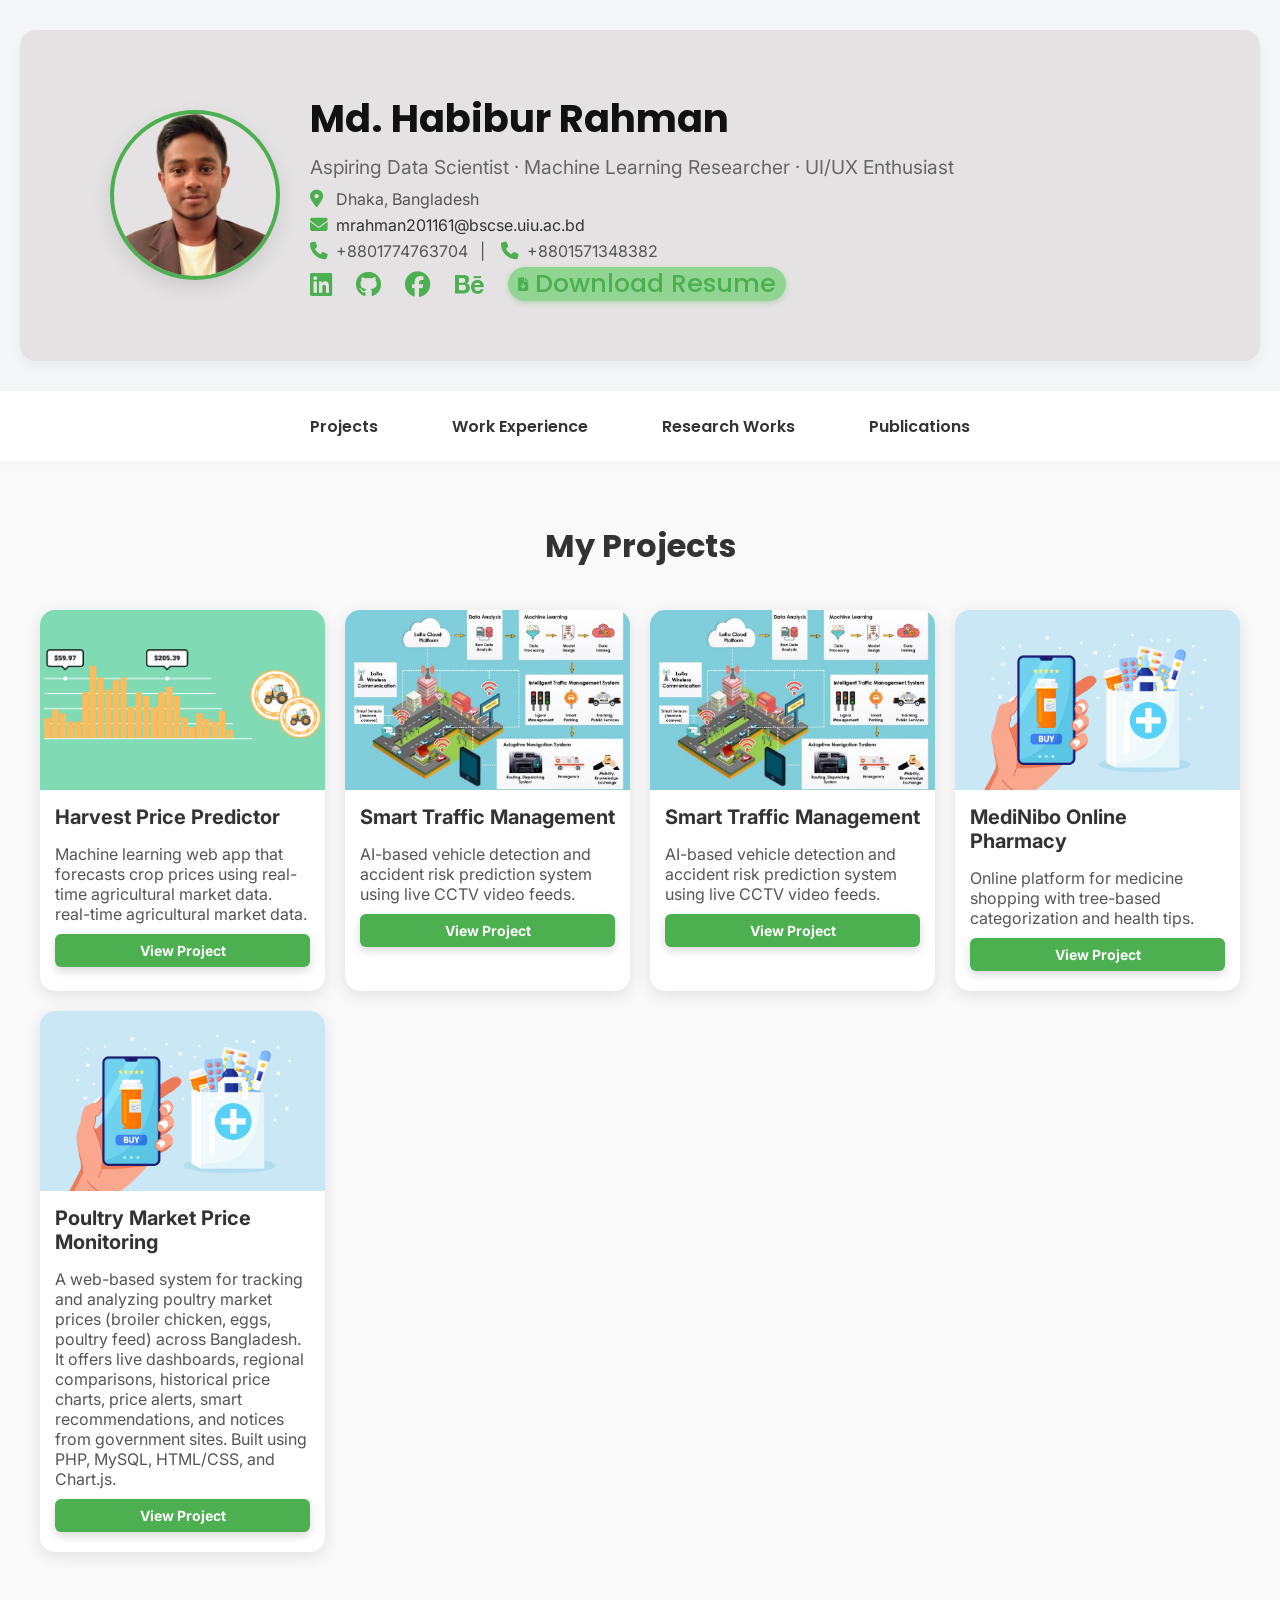
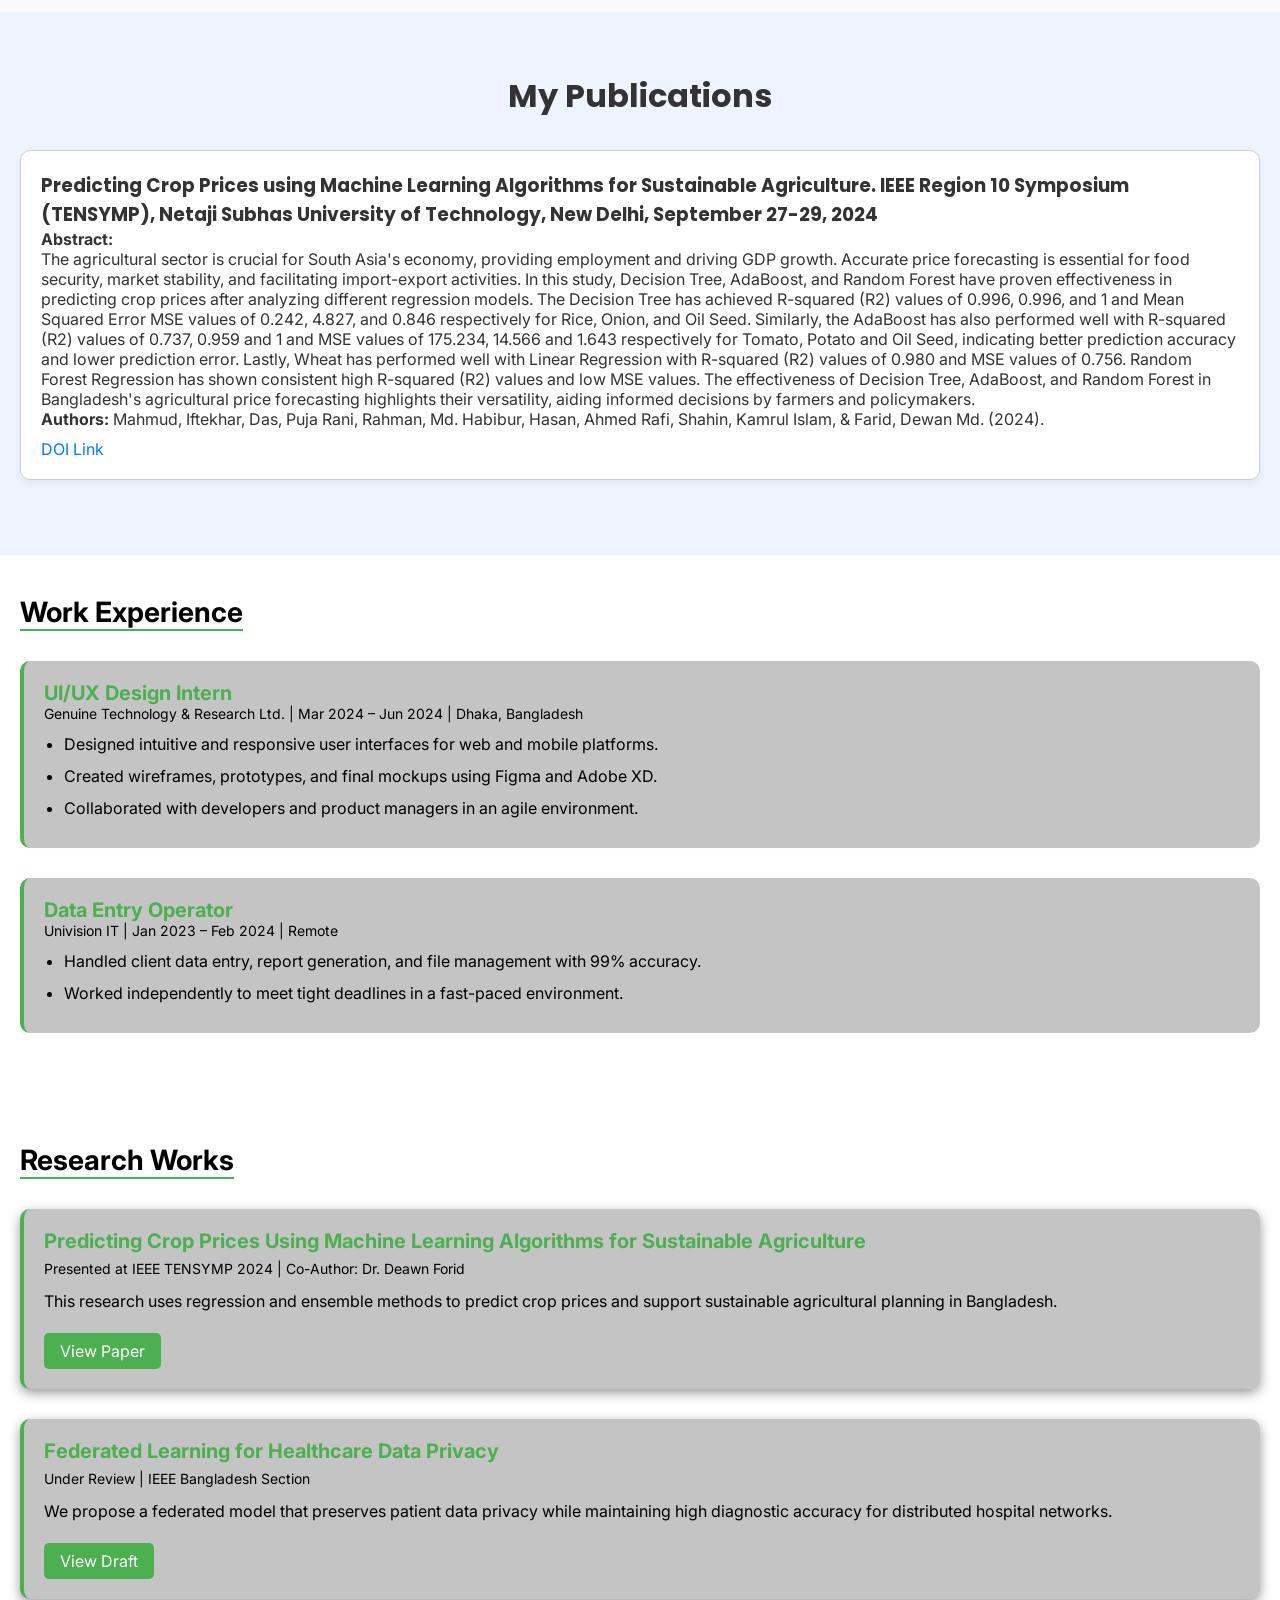
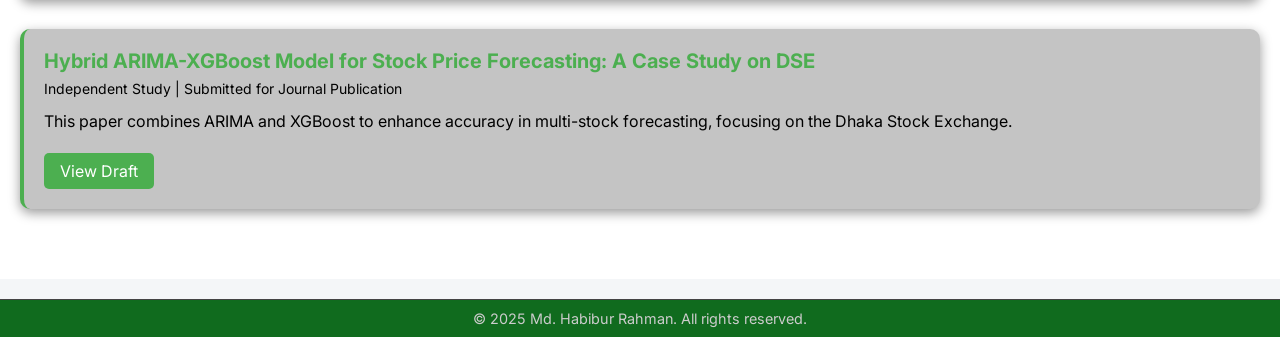
<file: index.html>
<!DOCTYPE html>
<html lang="en">
<head>
  <meta charset="UTF-8" />
  <meta name="viewport" content="width=device-width, initial-scale=1.0" />
  <title>Md. Habibur Rahman - Portfolio</title>
  <link href="https://fonts.googleapis.com/css2?family=Inter:wght@400;600;700&display=swap" rel="stylesheet" />
  <link rel="stylesheet"href="https://cdnjs.cloudflare.com/ajax/libs/font-awesome/6.4.0/css/all.min.css"/>
  <link href="https://fonts.googleapis.com/css2?family=Poppins:wght@400;600&display=swap" rel="stylesheet" />
  <link rel="stylesheet" href="https://cdnjs.cloudflare.com/ajax/libs/font-awesome/6.5.0/css/all.min.css"/>


  <link rel="stylesheet" href="style.css" />
</head>
<body>

  <!-- Header -->
  <header class="hero-header">
    <div class="container">
      <div class="hero-content">
        <img src="Picture/profile.png" alt="Md. Habibur Rahman" class="profile-pic" />
        <div class="intro">
          <h1>Md. Habibur Rahman</h1>
          <p class="subtitle">Aspiring Data Scientist · Machine Learning Researcher · UI/UX Enthusiast</p>
          <div class="contact-info">
  <p><i class="fas fa-map-marker-alt"></i> Dhaka, Bangladesh</p>
  <p>
    <i class="fas fa-envelope"></i>
    <a href="mailto:mrahman201161@bscse.uiu.ac.bd">mrahman201161@bscse.uiu.ac.bd</a>
  </p>
  <p>
    <i class="fas fa-phone"></i> +8801774763704 &nbsp; | &nbsp;
    <i class="fas fa-phone"></i> +8801571348382
  </p>
</div>

          <div class="social-links">
  <a href="https://www.linkedin.com/in/habibur2694/" target="_blank" aria-label="LinkedIn">
    <i class="fab fa-linkedin"></i>
  </a>
  <a href="https://github.com/habibur2694" target="_blank" aria-label="GitHub">
    <i class="fab fa-github"></i>
  </a>
  <a href="https://www.facebook.com/habibur2694" target="_blank" aria-label="Facebook">
    <i class="fab fa-facebook"></i>
  </a>
  <a href="https://www.behance.net/habibur2694" target="_blank" aria-label="Behance">
    <i class="fab fa-behance"></i>
  </a>
<a href="CV/MD. Habibur Rahman.pdf" download target="_blank" aria-label="Download Resume" class="btn-download-resume">
  <i class="fas fa-file-download"></i> Download Resume
</a>


</div>

        </div>
      </div>
    </div>
  </header>

  <!-- Navigation -->
  <nav class="navbar">
    <div class="container nav-content">
     <a href="#projects">Projects</a>
      <a href="#experience">Work Experience</a>
      <a href="#research">Research Works</a>
      <a href="#publications">Publications</a>
    </div>
  </nav>


  <!--project-->
<section id="projects">
  <h2>My Projects</h2>
  <div class="project-grid">

    <div class="project-card">
      <img src="Picture/project/Harvest.png" alt="Harvest Price Predictor">
      <h3>Harvest Price Predictor</h3>
      <p>Machine learning web app that forecasts crop prices using real-time agricultural market data. real-time agricultural market data.</p>
    <a href="#" class="view-btn">View Project</a>
    </div>

    <div class="project-card">
      <img src="Picture/project/AIF.png" alt="Smart Traffic System">
      <h3>Smart Traffic Management</h3>
      <p>AI-based vehicle detection and accident risk prediction system using live CCTV video feeds.</p>
     <a href="#" class="view-btn">View Project</a>
    </div>

  <div class="project-card">
      <img src="Picture/project/AIF.png" alt="Smart Traffic System">
      <h3>Smart Traffic Management</h3>
      <p>AI-based vehicle detection and accident risk prediction system using live CCTV video feeds.</p>
      <a href="#" class="view-btn">View Project</a>
  </div>

    <div class="project-card">
      <img src="Picture/project/MID.png" alt="MediNibo Pharmacy">
      <h3>MediNibo Online Pharmacy</h3>
      <p>Online platform for medicine shopping with tree-based categorization and health tips.</p>
      <a href="#" class="view-btn">View Project</a>
    </div>

     <div class="project-card">
       <div class="project-content">
      <img src="Picture/project/MID.png" alt="MediNibo Pharmacy">
      <h3> Poultry Market Price Monitoring</h3>
      <p> A web-based system for tracking and analyzing poultry market prices (broiler chicken, eggs, poultry
 feed) across Bangladesh. It offers live dashboards, regional comparisons, historical price charts, price
 alerts, smart recommendations, and notices from government sites. Built using PHP, MySQL, HTML/CSS,
 and Chart.js.</p>
      <a href="#" class="view-btn">View Project</a>
    </div>

  </div>




  

</section>




<!---publication-->
<section id="publications">
  <h2>My Publications</h2>

  <div class="publication">
    <h3>Predicting Crop Prices using Machine Learning Algorithms for Sustainable
 Agriculture. IEEE Region 10 Symposium (TENSYMP), Netaji Subhas University of Technology, New Delhi,
 September 27-29, 2024</h3>
 <p><b>Abstract:</b></p>
 <p>The agricultural sector is crucial for South Asia's economy, providing employment and driving GDP growth. Accurate price forecasting is essential for food security, market stability, and facilitating import-export activities. In this study, Decision Tree, AdaBoost, and Random Forest have proven effectiveness in predicting crop prices after analyzing different regression models. The Decision Tree has achieved R-squared (R2) values of 0.996, 0.996, and 1 and Mean Squared Error MSE values of 0.242, 4.827, and 0.846 respectively for Rice, Onion, and Oil Seed. Similarly, the AdaBoost has also performed well with R-squared (R2) values of 0.737, 0.959 and 1 and MSE values of 175.234, 14.566 and 1.643 respectively for Tomato, Potato and Oil Seed, indicating better prediction accuracy and lower prediction error. Lastly, Wheat has performed well with Linear Regression with R-squared (R2) values of 0.980 and MSE values of 0.756. Random Forest Regression has shown consistent high R-squared (R2) values and low MSE values. The effectiveness of Decision Tree, AdaBoost, and Random Forest in Bangladesh's agricultural price forecasting highlights their versatility, aiding informed decisions by farmers and policymakers.</p>
    <p><strong>Authors:</strong> Mahmud, Iftekhar, Das, Puja Rani, Rahman, Md. Habibur, Hasan, Ahmed Rafi, Shahin, Kamrul Islam, &
 Farid, Dewan Md. (2024). </p>
    <a href="https://ieeexplore.ieee.org/document/10752263" target="_blank">DOI Link</a>
  </div>


</section>


<section id="experience" class="experience-section">
  <h2>Work Experience</h2>

  <div class="experience-card">
    <h3>UI/UX Design Intern</h3>
    <p class="company">Genuine Technology & Research Ltd. | Mar 2024 – Jun 2024 | Dhaka, Bangladesh</p>
    <ul>
      <li>Designed intuitive and responsive user interfaces for web and mobile platforms.</li>
      <li>Created wireframes, prototypes, and final mockups using Figma and Adobe XD.</li>
      <li>Collaborated with developers and product managers in an agile environment.</li>
    </ul>
  </div>

  <div class="experience-card">
    <h3>Data Entry Operator</h3>
    <p class="company">Univision IT | Jan 2023 – Feb 2024 | Remote</p>
    <ul>
      <li>Handled client data entry, report generation, and file management with 99% accuracy.</li>
      <li>Worked independently to meet tight deadlines in a fast-paced environment.</li>
    </ul>
  </div>

  <!-- Add more experiences as needed -->
</section>




<section id="research" class="research-section">
  <h2>Research Works</h2>

  <div class="research-card">
    <h3>Predicting Crop Prices Using Machine Learning Algorithms for Sustainable Agriculture</h3>
    <p class="details">Presented at IEEE TENSYMP 2024 | Co-Author: Dr. Deawn Forid</p>
    <p>This research uses regression and ensemble methods to predict crop prices and support sustainable agricultural planning in Bangladesh.</p>
    <a href="https://doi.org/10.1109/TENSYMP61132.2024.107" target="_blank">View Paper</a>
  </div>

  <div class="research-card">
    <h3>Federated Learning for Healthcare Data Privacy</h3>
    <p class="details">Under Review | IEEE Bangladesh Section</p>
    <p>We propose a federated model that preserves patient data privacy while maintaining high diagnostic accuracy for distributed hospital networks.</p>
    <a href="#">View Draft</a>
  </div>

  <div class="research-card">
    <h3>Hybrid ARIMA-XGBoost Model for Stock Price Forecasting: A Case Study on DSE</h3>
    <p class="details">Independent Study | Submitted for Journal Publication</p>
    <p>This paper combines ARIMA and XGBoost to enhance accuracy in multi-stock forecasting, focusing on the Dhaka Stock Exchange.</p>
    <a href="#">View Draft</a>
  </div>

  <!-- Add more research works as needed -->
</section>




<!--Footer-->
<div class="footer-bottom">
  <p>© 2025 Md. Habibur Rahman. All rights reserved.</p>
</div>



</body>
</html>
</file>
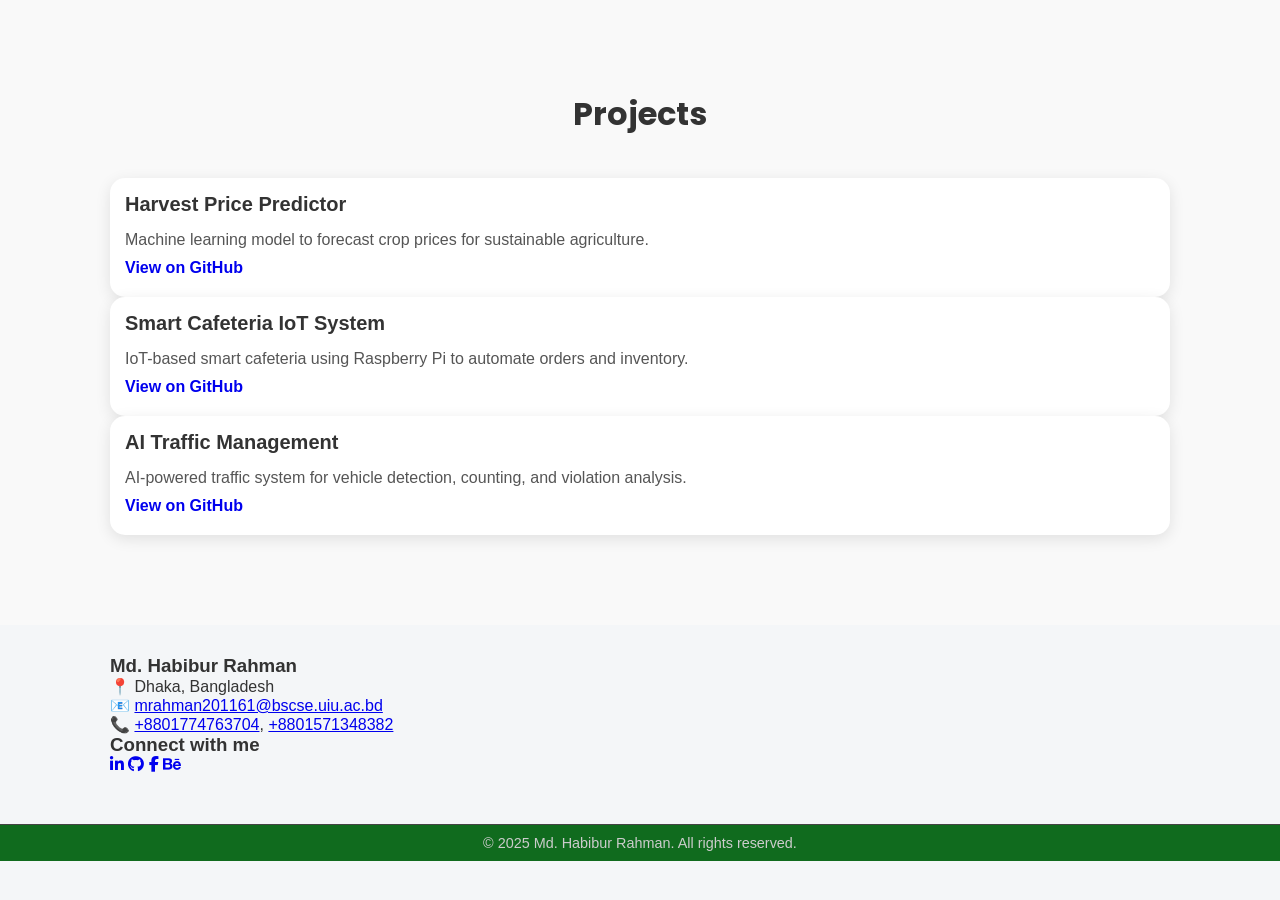
<file: Projects.html>
<!DOCTYPE html>
<html lang="en">
<head>
    <meta charset="UTF-8">
    <meta name="viewport" content="width=device-width, initial-scale=1.0">
    <link rel="stylesheet" href="style.css">
      <link rel="stylesheet"href="https://cdnjs.cloudflare.com/ajax/libs/font-awesome/6.4.0/css/all.min.css"/>
  <link href="https://fonts.googleapis.com/css2?family=Poppins:wght@400;600&display=swap" rel="stylesheet" />
    <title>Habibur - project</title>
</head>
<body>
    <!--project -->
<section id="projects" class="projects-section">
  <div class="container">
    <h2>Projects</h2>
    <div class="projects-grid">

      <div class="project-card">
        <h3>Harvest Price Predictor</h3>
        <p>Machine learning model to forecast crop prices for sustainable agriculture.</p>
        <a href="https://github.com/habibur2694/harvest-price-predictor" target="_blank">View on GitHub</a>
      </div>

      <div class="project-card">
        <h3>Smart Cafeteria IoT System</h3>
        <p>IoT-based smart cafeteria using Raspberry Pi to automate orders and inventory.</p>
        <a href="https://github.com/habibur2694/smart-cafeteria-iot" target="_blank">View on GitHub</a>
      </div>

      <div class="project-card">
        <h3>AI Traffic Management</h3>
        <p>AI-powered traffic system for vehicle detection, counting, and violation analysis.</p>
        <a href="https://github.com/habibur2694/ai-traffic-management" target="_blank">View on GitHub</a>
      </div>

    </div>
  </div>
</section>


<!--Footer-->
<footer class="footer">
  <div class="container footer-content">
    <div class="footer-left">
      <h3>Md. Habibur Rahman</h3>
      <p>📍 Dhaka, Bangladesh</p>
      <p>📧 <a href="mailto:mrahman201161@bscse.uiu.ac.bd">mrahman201161@bscse.uiu.ac.bd</a></p>
      <p>📞 <a href="tel:+8801774763704">+8801774763704</a>, <a href="tel:+8801571348382">+8801571348382</a></p>
    </div>
    <div class="footer-right">
      <h3>Connect with me</h3>
      <div class="social-icons">
        <a href="https://www.linkedin.com/in/habibur2694/" target="_blank" aria-label="LinkedIn"><i class="fab fa-linkedin-in"></i></a>
        <a href="https://github.com/habibur2694" target="_blank" aria-label="GitHub"><i class="fab fa-github"></i></a>
        <a href="https://www.facebook.com/habibur2694" target="_blank" aria-label="Facebook"><i class="fab fa-facebook-f"></i></a>
        <a href="https://www.behance.net/habibur2694" target="_blank" aria-label="Behance"><i class="fab fa-behance"></i></a>
      </div>
    </div>
  </div>
  <div class="footer-bottom">
    <p>© 2025 Md. Habibur Rahman. All rights reserved.</p>
  </div>
</footer>



</body>
</html>
</file>
<file: style.css>
/* General Reset */
* {
  margin: 0;
  padding: 0;
  box-sizing: border-box;
}

body {
  font-family: 'Inter', sans-serif;
  background-color: #f4f6f8;
  color: #333;
}

/* Container */
.container {
  max-width: 1100px;
  margin: auto;
  padding: 30px 20px;
}

/* Hero Header */
.hero-header {
  background-color: hsl(0, 4%, 89%);
  box-shadow: 0 6px 12px rgba(0, 0, 0, 0.05);
  border-radius: 16px;
  margin: 30px 20px;
  padding: 30px;
}

.hero-content {
  display: flex;
  align-items: center;
  flex-wrap: wrap;
  gap: 30px;
}

.profile-pic {
  width: 170px;
  height: 170px;
  border-radius: 50%;
  object-fit: cover;
  border: 4px solid #4CAF50;
  box-shadow: 0 8px 20px rgba(0,0,0,0.1);
}

.intro h1 {
  font-size: 2.4rem;
  font-weight: 700;
  margin-bottom: 8px;
  color: #111;
  font-family: 'Poppins', sans-serif;
}

.subtitle {
  font-size: 1.2rem;
  color: #666;
  margin-bottom: 10px;
}

.location,
.contact {
  font-size: 1rem;
  color: #555;
  margin-bottom: 6px;
}

.contact a {
  color: #333;
  text-decoration: none;
}

.links {
  margin-top: 12px;
}

.links a {
  text-decoration: none;
  font-weight: 600;
  color: #4CAF50;
  margin-right: 18px;
  transition: color 0.3s;
}

.links a:hover {
  color: #2e7d32;
}

/* Navbar */
.navbar {
  position: sticky;
  top: 0;
  background-color: #fff;
  box-shadow: 0 2px 4px rgba(0,0,0,0.04);
  z-index: 100;
}

.nav-content {
  display: flex;
  justify-content: center;
  gap: 50px;
  padding: 15px 20px;
  flex-wrap: wrap;
}

.navbar a {
  font-family: 'Poppins', sans-serif;
  text-decoration: none;
  font-weight: 600;
  font-size: 1rem;
  color: #333;
  transition: color 0.3s ease, background-color 0.3s ease;
  padding: 8px 12px;
  border-radius: 6px;
}

.navbar a:hover {
  color: #4caf50;
  background-color: #e8f5e9;
}

/* Responsive Design */
@media (max-width: 768px) {
  .nav-content {
    gap: 25px;
  }

  .intro h1 {
    font-size: 2rem;
  }

  .profile-pic {
    width: 140px;
    height: 140px;
  }
}

/* Social Links */
.social-links a {
  color: #4caf50;
  font-size: 1.6rem;
  margin-right: 20px;
  transition: color 0.3s ease;
  display: inline-block;
}

.social-links a:hover {
  color: #2e7d32;
}

.social-links i {
  vertical-align: middle;
}

.contact-info p {
  font-size: 1rem;
  color: #555;
  margin: 6px 0;
  display: flex;
  align-items: center;
  gap: 8px;
}

.contact-info i {
  color: #4caf50;
  min-width: 18px;
  font-size: 1.1rem;
}

.contact-info a {
  color: #333;
  text-decoration: none;
  transition: color 0.3s;
}

.contact-info a:hover {
  color: #2e7d32;
}

/* Project Design */
#projects {
  padding: 60px 20px;
  background: #f9f9f9;
}

#projects h2 {
  text-align: center;
  font-size: 2rem;
  margin-bottom: 40px;
  font-family: 'Poppins', sans-serif;
}

.project-grid {
  display: grid;
  grid-template-columns: repeat(auto-fit, minmax(280px, 1fr));
  gap: 20px;
  max-width: 1200px;
  margin: 0 auto;
}

.project-card {
  background-color: #fff;
  border-radius: 15px;
  box-shadow: 0 4px 15px rgba(0, 0, 0, 0.1);
  overflow: hidden;
  transition: transform 0.3s ease;
}

.project-card:hover {
  transform: translateY(-5px);
}

.project-card img {
  width: 100%;
  height: 180px;
  object-fit: cover;
  display: block;
}

.project-card h3 {
  font-size: 1.25rem;
  margin: 15px;
  color: #333;
}

.project-card p {
  margin: 0 15px 10px;
  color: #555;
}

.project-card a {
  display: block;
  margin: 10px 15px 20px;
  text-decoration: none;
  font-weight: bold;
}

.project-card a:hover {
  text-decoration: underline;
}

/* Publications */
#publications {
  padding: 60px 20px;
  background: #eef4ff;
}

#publications h2 {
  font-size: 2rem;
  text-align: center;
  margin-bottom: 30px;
  font-family: 'Poppins', sans-serif;
}

.publication {
  border: 1px solid #ccc;
  border-radius: 10px;
  padding: 20px;
  margin: 15px 0;
  background: white;
  box-shadow: 0 4px 8px rgba(0,0,0,0.05);
}

.publication h3 {
  margin-top: 0;
  font-family: 'Poppins', sans-serif;
}

.publication a {
  display: inline-block;
  margin-top: 10px;
  color: #007BFF;
  text-decoration: none;
}

.publication a:hover {
  text-decoration: underline;
}

/* Compact Footer Styles */
.footer-bottom {
  background-color: #106b1e;  /* Black background */
  color: #ccc;             /* Light gray text */
  text-align: center;
  border-top: 1px solid #444;
  padding: 10px 0;
  margin-top: 20px;
  font-size: 0.9rem;
}

/* Resume Download Button */
.btn-download-resume {
  display: inline-flex;
  align-items: center;
  gap: 6px;
  background-color: #91d593;
  color: white;
  font-weight: 500;
  font-size: 0.7rem;
  font-family: 'Poppins', sans-serif;
  padding: 4px 10px;
  border-radius: 20px;
  text-decoration: none;
  transition: background-color 0.3s ease, box-shadow 0.3s ease;
  box-shadow: 0 2px 5px rgba(76, 175, 80, 0.3);
  cursor: pointer;
  line-height: 1;
  user-select: none;
}

.btn-download-resume i {
  font-size: 0.85rem;
  transition: transform 0.3s ease;
}

.btn-download-resume:hover {
  background-color: #7eca82;
  color: white;
  box-shadow: 0 4px 12px rgba(56, 142, 60, 0.4);
}

.btn-download-resume:hover i {
  transform: translateX(2px);
}

.view-btn {
  display: inline-block;
  text-align: center;
  margin-top: 10px;
  padding: 8px 16px;
  background-color: #4CAF50;
  color: white;
  font-size: 14px;
  font-weight: 500;
  border-radius: 6px;
  text-decoration: none;
  transition: background-color 0.3s ease, transform 0.3s ease;
  box-shadow: 0 4px 10px rgba(0, 0, 0, 0.15);
}

.view-btn:hover {
  background-color: #388e3c;
  transform: scale(1.05);
}


/* experience-section */

.experience-section {
  padding: 40px 20px;
  background-color: #ffffff;
  color: #000000;
}

.experience-section h2 {
  font-size: 28px;
  margin-bottom: 30px;
  border-bottom: 2px solid #4CAF50;
  display: inline-block;
}

.experience-card {
  margin-bottom: 30px;
  padding: 20px;
  background-color: #c4c4c4;
  border-left: 4px solid #4CAF50;
  border-radius: 10px;
  box-shadow: 0 4px 12px rgb(255, 252, 252);
}

.experience-card h3 {
  margin: 0;
  font-size: 20px;
  color: #4CAF50;
}

.experience-card .company {
  font-size: 14px;
  color: #000000;
  margin-bottom: 10px;
}

.experience-card ul {
  padding-left: 20px;
}

.experience-card ul li {
  margin-bottom: 8px;
  line-height: 1.5;
}


.research-section {
  padding: 40px 20px;
  background-color: #ffffff;
  color: #000000;
}

.research-section h2 {
  font-size: 28px;
  margin-bottom: 30px;
  border-bottom: 2px solid #4CAF50;
  display: inline-block;
}

.research-card {
  margin-bottom: 30px;
  padding: 20px;
  background-color: #c4c4c4;
  border-left: 4px solid #4CAF50;
  border-radius: 10px;
  box-shadow: 0 4px 12px rgba(0, 0, 0, 0.4);
}

.research-card h3 {
  margin: 0;
  font-size: 20px;
  color: #4CAF50;
}

.research-card .details {
  font-size: 14px;
  color: #000000;
  margin: 5px 0 10px 0;
}

.research-card p {
  margin-bottom: 10px;
  line-height: 1.5;
}

.research-card a {
  display: inline-block;
  margin-top: 10px;
  padding: 8px 16px;
  background-color: #4CAF50;
  color: #fff;
  text-decoration: none;
  border-radius: 5px;
  transition: background-color 0.3s ease;
}

.research-card a:hover {
  background-color: #388e3c;
}
</file>
